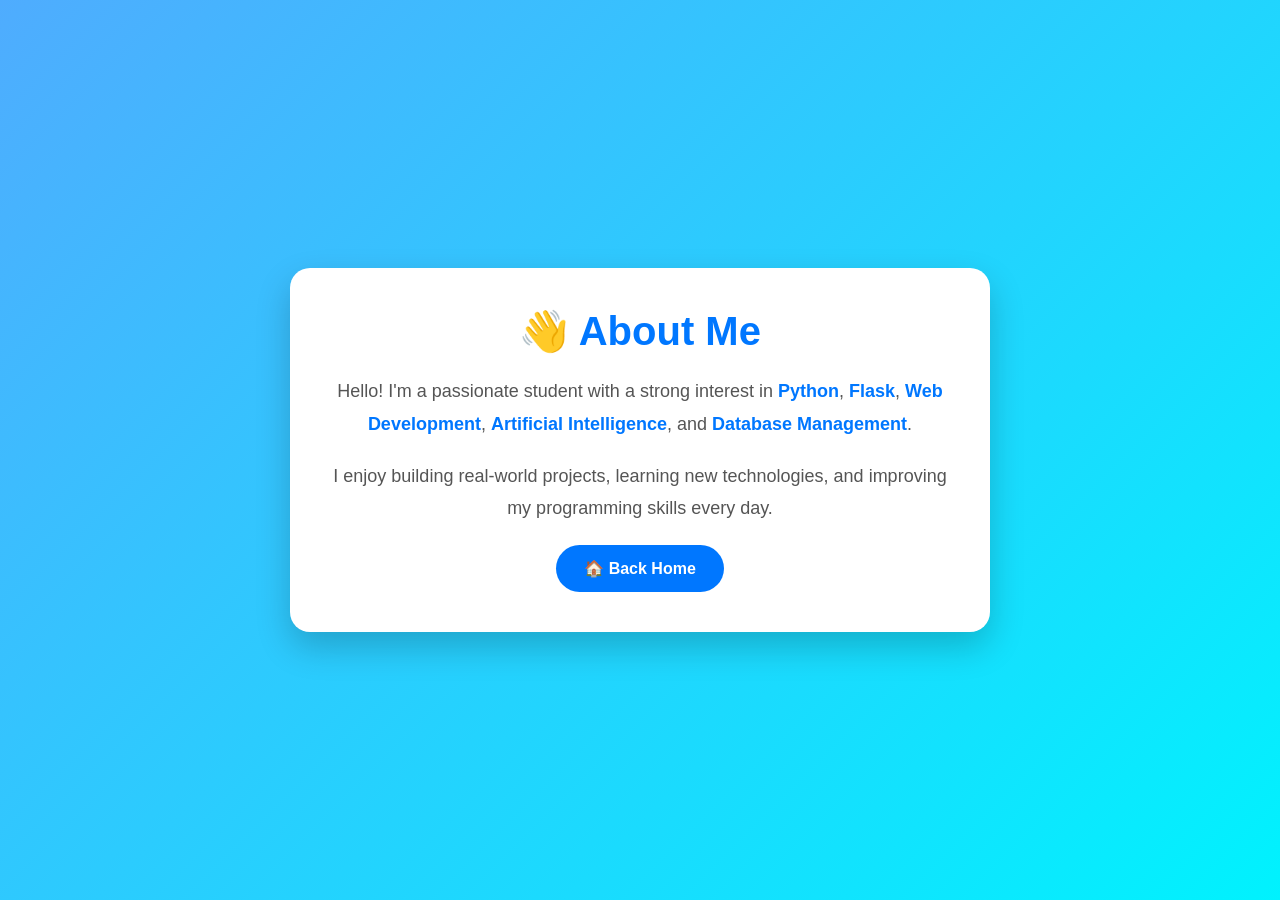
<file: templates/about.html>
<!DOCTYPE html>
<html lang="en">
<head>
    <meta charset="UTF-8">
    <meta name="viewport" content="width=device-width, initial-scale=1.0">
    <title>About Me</title>
    <style>/* Reset */
*{
    margin:0;
    padding:0;
    box-sizing:border-box;
    font-family:Arial, Helvetica, sans-serif;
}

/* Body */
body{
    min-height:100vh;
    display:flex;
    justify-content:center;
    align-items:center;
    background:linear-gradient(135deg,#4facfe,#00f2fe);
    padding:20px;
}

/* Container */
.container{
    width:100%;
    max-width:700px;
}

/* Card */
.about-card{
    background:#fff;
    padding:40px;
    border-radius:20px;
    text-align:center;
    box-shadow:0 15px 35px rgba(0,0,0,0.2);
    transition:.4s;
}

.about-card:hover{
    transform:translateY(-8px);
}

/* Heading */
.about-card h1{
    color:#0077ff;
    margin-bottom:20px;
    font-size:2.5rem;
}

/* Paragraph */
.about-card p{
    color:#555;
    line-height:1.8;
    font-size:18px;
    margin-bottom:20px;
}

/* Highlight */
.about-card span{
    color:#0077ff;
    font-weight:bold;
}

/* Button */
.btn{
    display:inline-block;
    text-decoration:none;
    background:#0077ff;
    color:white;
    padding:14px 28px;
    border-radius:30px;
    transition:.3s;
    font-weight:bold;
}

.btn:hover{
    background:#0056d6;
    transform:scale(1.05);
    box-shadow:0 8px 20px rgba(0,119,255,.4);
}

/* Mobile */
@media(max-width:768px){

    .about-card{
        padding:30px 20px;
    }

    .about-card h1{
        font-size:2rem;
    }

    .about-card p{
        font-size:16px;
    }

    .btn{
        width:100%;
        padding:15px;
    }

}</style>

</head>
<body>

<div class="container">
    <div class="about-card">
        <h1>👋 About Me</h1>

        <p>
            Hello! I'm a passionate student with a strong interest in
            <span>Python</span>,
            <span>Flask</span>,
            <span>Web Development</span>,
            <span>Artificial Intelligence</span>, and
            <span>Database Management</span>.
        </p>

        <p>
            I enjoy building real-world projects, learning new technologies,
            and improving my programming skills every day.
        </p>

        <a href="/" class="btn">🏠 Back Home</a>
    </div>
</div>

</body>
</html>
</file>
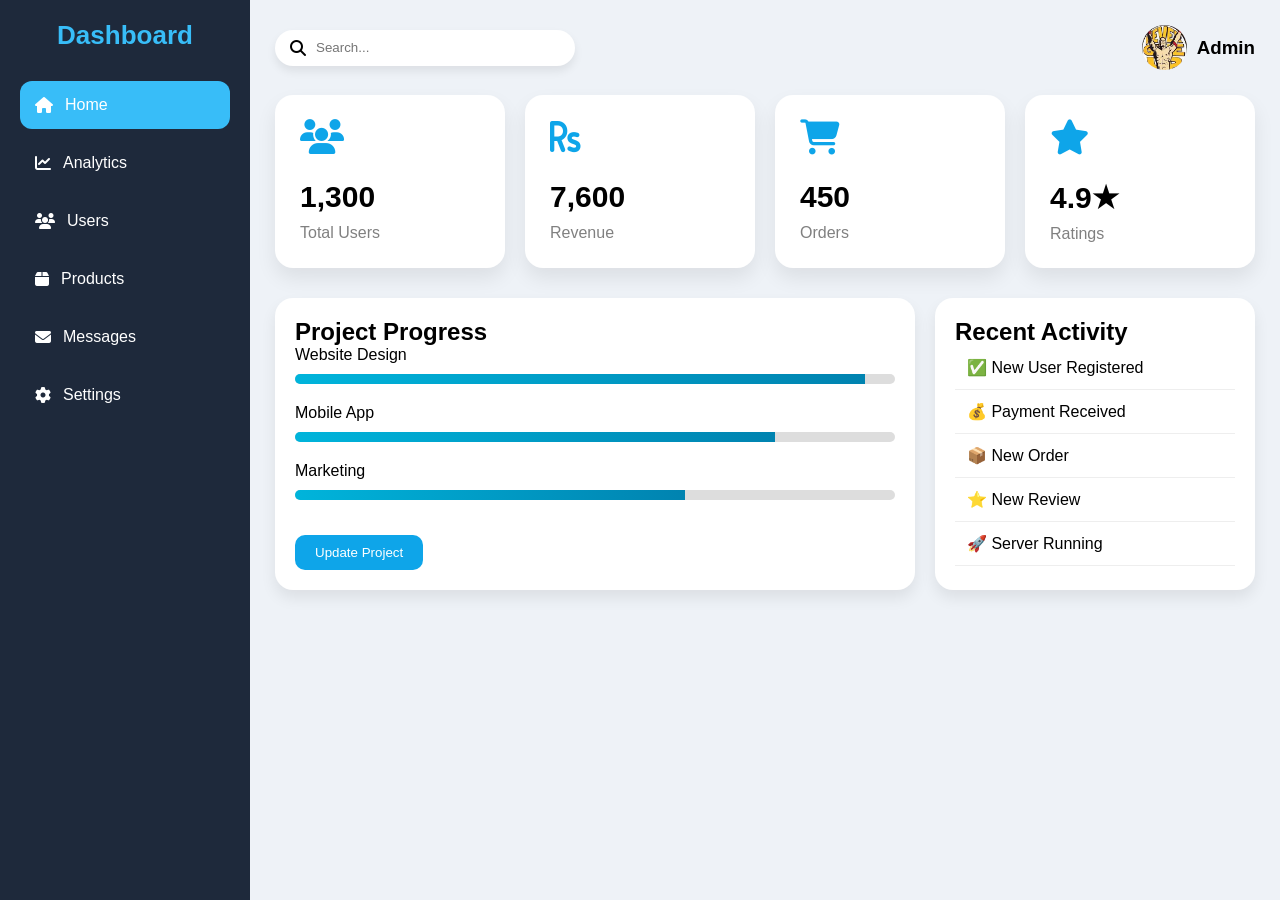
<file: templates/dashboard.html>
<!DOCTYPE html>
<html lang="en">
<head>
<meta charset="UTF-8">
<meta name="viewport" content="width=device-width, initial-scale=1.0">
<title>Dashboard</title>

<link rel="stylesheet" href="https://cdnjs.cloudflare.com/ajax/libs/font-awesome/6.5.2/css/all.min.css">

<style>

*{
margin:0;
padding:0;
box-sizing:border-box;
font-family:Segoe UI,sans-serif;
}

body{
background:#eef2f7;
}

.container{
display:flex;
min-height:100vh;
}

/* Sidebar */

.sidebar{
width:250px;
background:#1e293b;
color:white;
padding:20px;
transition:.4s;
}

.logo{
font-size:26px;
font-weight:bold;
text-align:center;
margin-bottom:30px;
color:#38bdf8;
}

.sidebar ul{
list-style:none;
}

.sidebar li{
padding:15px;
margin:10px 0;
border-radius:12px;
cursor:pointer;
transition:.3s;
display:flex;
align-items:center;
gap:12px;
}

.sidebar li:hover,
.sidebar .active{
background:#38bdf8;
}

.main{
flex:1;
padding:25px;
}

/* Header */

header{
display:flex;
justify-content:space-between;
align-items:center;
margin-bottom:25px;
}

#menu{
display:none;
font-size:24px;
cursor:pointer;
}

.search{
background:white;
padding:10px 15px;
border-radius:30px;
display:flex;
align-items:center;
width:300px;
box-shadow:0 5px 10px rgba(0,0,0,.08);
}

.search input{
border:none;
outline:none;
width:100%;
padding-left:10px;
}

.profile{
display:flex;
align-items:center;
gap:10px;
}

.profile img{
width:45px;
height:45px;
border-radius:50%;
}

/* Cards */

.cards{
display:grid;
grid-template-columns:repeat(auto-fit,minmax(220px,1fr));
gap:20px;
margin-bottom:30px;
}

.card{
background:white;
padding:25px;
border-radius:18px;
box-shadow:0 10px 20px rgba(0,0,0,.08);
transition:.3s;
cursor:pointer;
position:relative;
overflow:hidden;
}

.card:hover{
transform:translateY(-8px);
}

.card i{
font-size:35px;
margin-bottom:15px;
color:#0ea5e9;
}

.card h2{
margin:10px 0;
font-size:30px;
}

.card span{
color:gray;
}

/* Bottom */

.bottom{
display:grid;
grid-template-columns:2fr 1fr;
gap:20px;
}

.box{
background:white;
padding:20px;
border-radius:18px;
box-shadow:0 8px 15px rgba(0,0,0,.08);
}

.progress{
height:10px;
background:#ddd;
border-radius:30px;
overflow:hidden;
margin:10px 0 20px;
}

.bar{
height:100%;
background:linear-gradient(90deg,#00b4db,#0083b0);
width:0%;
transition:2s;
}

.activity li{
list-style:none;
padding:12px;
border-bottom:1px solid #eee;
}

button{
margin-top:15px;
padding:10px 20px;
border:none;
background:#0ea5e9;
color:white;
border-radius:10px;
cursor:pointer;
transition:.3s;
}

button:hover{
background:#0284c7;
}

/* Responsive */

@media(max-width:900px){

.bottom{
grid-template-columns:1fr;
}

}

@media(max-width:768px){

.sidebar{
position:fixed;
left:-260px;
height:100%;
z-index:10;
}

.sidebar.show{
left:0;
}

#menu{
display:block;
}

.search{
display:none;
}

}

</style>

</head>
<body>

<div class="container">

<div class="sidebar" id="sidebar">

<div class="logo">Dashboard</div>

<ul>

<li class="active"><i class="fa fa-home"></i> Home</li>

<li><i class="fa fa-chart-line"></i> Analytics</li>

<li><i class="fa fa-users"></i> Users</li>

<li><i class="fa fa-box"></i> Products</li>

<li><i class="fa fa-envelope"></i> Messages</li>

<li><i class="fa fa-gear"></i> Settings</li>

</ul>

</div>

<div class="main">

<header>

<i class="fa fa-bars" id="menu"></i>

<div class="search">
<i class="fa fa-search"></i>
<input type="text" placeholder="Search...">
</div>

<div class="profile">
<img src="[data-uri]">
<h3>Admin</h3>
</div>

</header>

<div class="cards">

<div class="card">
<i class="fa fa-users"></i>
<h2 id="users">0</h2>
<span>Total Users</span>
</div>

<div class="card">
<i class="fa fa-rupee-sign"></i>
<h2 id="sales">0</h2>
<span>Revenue</span>
</div>

<div class="card">
<i class="fa fa-cart-shopping"></i>
<h2 id="orders">0</h2>
<span>Orders</span>
</div>

<div class="card">
<i class="fa fa-star"></i>
<h2>4.9★</h2>
<span>Ratings</span>
</div>

</div>

<div class="bottom">

<div class="box">

<h2>Project Progress</h2>

Website Design

<div class="progress">
<div class="bar" style="--w:95%"></div>
</div>

Mobile App

<div class="progress">
<div class="bar" style="--w:80%"></div>
</div>

Marketing

<div class="progress">
<div class="bar" style="--w:65%"></div>
</div>

<button onclick="alert('Project Updated Successfully!')">
Update Project
</button>

</div>

<div class="box">

<h2>Recent Activity</h2>

<ul class="activity">

<li>✅ New User Registered</li>

<li>💰 Payment Received</li>

<li>📦 New Order</li>

<li>⭐ New Review</li>

<li>🚀 Server Running</li>

</ul>

</div>

</div>

</div>

</div>

<script>

// Sidebar

document.getElementById("menu").onclick=function(){
document.getElementById("sidebar").classList.toggle("show");
};

// Counter Animation

function counter(id,end){

let n=0;

let speed=end/100;

let x=setInterval(function(){

n+=Math.ceil(speed);

if(n>=end){
n=end;
clearInterval(x);
}

document.getElementById(id).innerHTML=n.toLocaleString();

},20);

}

counter("users",2540);
counter("sales",15200);
counter("orders",865);

// Progress Animation

setTimeout(()=>{

document.querySelectorAll(".bar").forEach(bar=>{

bar.style.width=bar.style.getPropertyValue("--w");

});

},300);

</script>

</body>
</html>
</file>
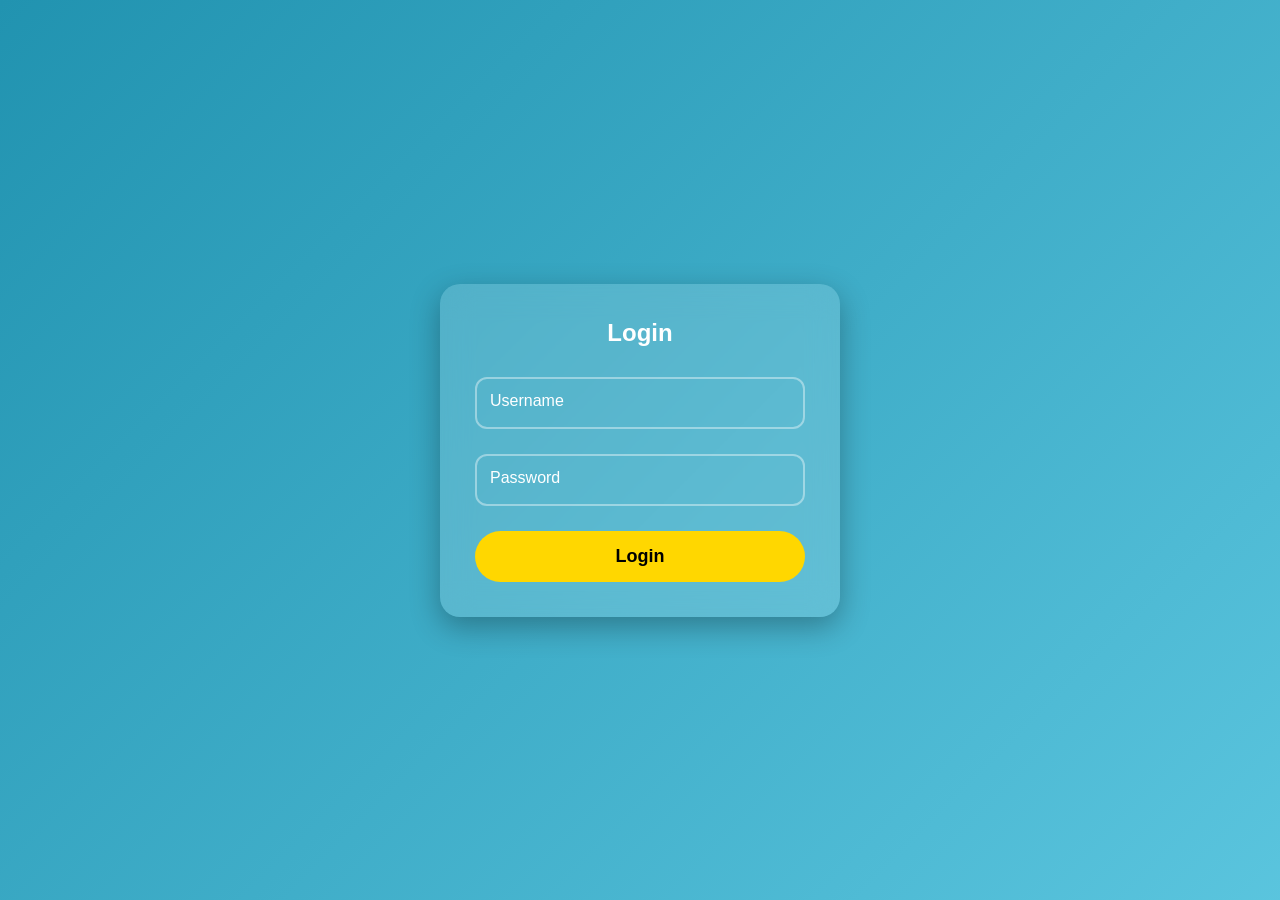
<file: templates/login.html>
<!DOCTYPE html>
<html lang="en">
<head>
    <meta charset="UTF-8">
    <meta name="viewport" content="width=device-width, initial-scale=1.0">
    <title>Login</title>
<style>    *{
    margin:0;
    padding:0;
    box-sizing:border-box;
    font-family:'Poppins',sans-serif;
}

body{
    display:flex;
    justify-content:center;
    align-items:center;
    min-height:100vh;
    background:linear-gradient(-45deg,#667eea,#764ba2,#6dd5ed,#2193b0);
    background-size:400% 400%;
    animation:bg 12s ease infinite;
}

@keyframes bg{
    0%{background-position:0% 50%;}
    50%{background-position:100% 50%;}
    100%{background-position:0% 50%;}
}

.container{
    width:90%;
    max-width:400px;
    padding:35px;
    background:rgba(255,255,255,.15);
    backdrop-filter:blur(15px);
    border-radius:20px;
    box-shadow:0 10px 30px rgba(0,0,0,.3);
}

.container h2{
    text-align:center;
    color:#fff;
    margin-bottom:30px;
}

.inputBox{
    position:relative;
    margin-bottom:25px;
}

.inputBox input{
    width:100%;
    padding:15px;
    border:2px solid rgba(255,255,255,.4);
    border-radius:12px;
    background:transparent;
    color:#fff;
    outline:none;
    font-size:16px;
}

.inputBox label{
    position:absolute;
    left:15px;
    top:15px;
    color:#fff;
    pointer-events:none;
    transition:.3s;
}

.inputBox input:focus,
.inputBox input:valid{
    border-color:#FFD700;
}

.inputBox input:focus~label,
.inputBox input:valid~label{
    top:-10px;
    left:12px;
    background:#FFD700;
    color:#000;
    padding:2px 8px;
    border-radius:20px;
    font-size:12px;
}

button{
    width:100%;
    padding:15px;
    border:none;
    border-radius:30px;
    background:#FFD700;
    color:#000;
    font-size:18px;
    font-weight:bold;
    cursor:pointer;
    transition:.3s;
}

button:hover{
    background:#fff;
    transform:translateY(-3px);
}</style>

</head>
<body>

<div class="container">

    <h2>Login</h2>

    <form method="POST">

        <div class="inputBox">
            <input type="text" name="username" required>
            <label>Username</label>
        </div>

        <div class="inputBox">
            <input type="password" name="password" required>
            <label>Password</label>
        </div>

        <button type="submit">Login</button>

    </form>

</div>

</body>
</html>
</file>
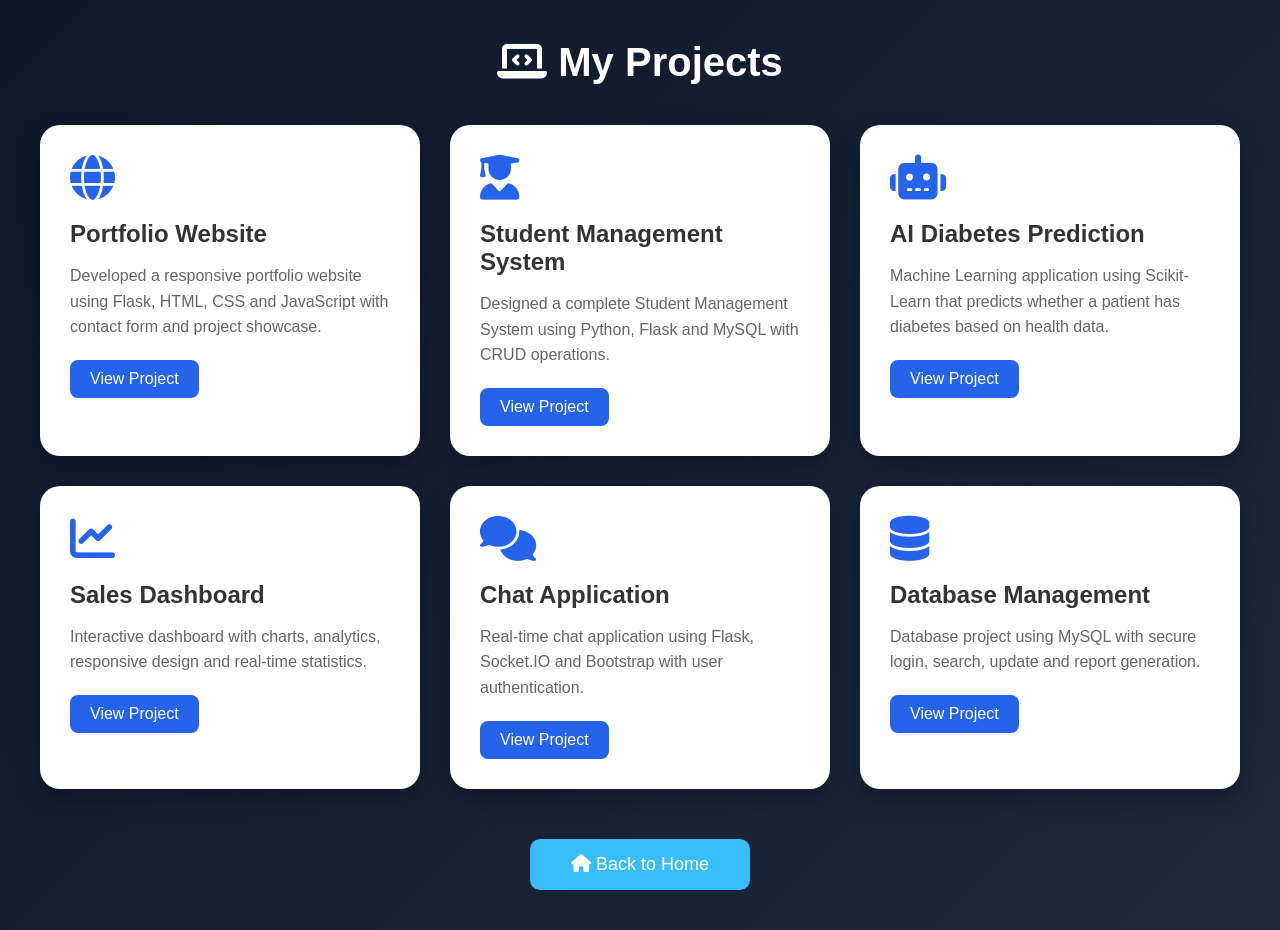
<file: templates/projects.html>
<!DOCTYPE html>
<html lang="en">
<head>
<meta charset="UTF-8">
<meta name="viewport" content="width=device-width, initial-scale=1.0">
<title>My Projects</title>

<link rel="stylesheet" href="https://cdnjs.cloudflare.com/ajax/libs/font-awesome/6.5.2/css/all.min.css">

<style>

*{
margin:0;
padding:0;
box-sizing:border-box;
font-family:Segoe UI,sans-serif;
}

body{
background:linear-gradient(135deg,#0f172a,#1e293b);
color:white;
padding:40px;
}

h1{
text-align:center;
margin-bottom:40px;
font-size:40px;
}

.projects{
display:grid;
grid-template-columns:repeat(auto-fit,minmax(300px,1fr));
gap:30px;
}

.card{
background:white;
color:#333;
padding:30px;
border-radius:20px;
box-shadow:0 10px 25px rgba(0,0,0,.3);
transition:.4s;
cursor:pointer;
position:relative;
overflow:hidden;
}

.card:hover{
transform:translateY(-12px) scale(1.03);
}

.card i{
font-size:45px;
color:#2563eb;
margin-bottom:20px;
}

.card h2{
margin-bottom:15px;
}

.card p{
line-height:1.6;
color:#666;
}

.btn{
display:inline-block;
margin-top:20px;
padding:10px 20px;
background:#2563eb;
color:white;
text-decoration:none;
border-radius:8px;
transition:.3s;
}

.btn:hover{
background:#1d4ed8;
}

.home{
display:block;
width:220px;
margin:50px auto 0;
text-align:center;
padding:15px;
background:#38bdf8;
color:white;
text-decoration:none;
border-radius:10px;
font-size:18px;
transition:.3s;
}

.home:hover{
background:#0ea5e9;
transform:scale(1.05);
}

@media(max-width:768px){

body{
padding:20px;
}

h1{
font-size:30px;
}

}

</style>

</head>
<body>

<h1><i class="fa-solid fa-laptop-code"></i> My Projects</h1>

<div class="projects">

<div class="card">

<i class="fa-solid fa-globe"></i>

<h2>Portfolio Website</h2>

<p>
Developed a responsive portfolio website using Flask,
HTML, CSS and JavaScript with contact form and project showcase.
</p>

<a href="#" class="btn">View Project</a>

</div>

<div class="card">

<i class="fa-solid fa-user-graduate"></i>

<h2>Student Management System</h2>

<p>
Designed a complete Student Management System using
Python, Flask and MySQL with CRUD operations.
</p>

<a href="#" class="btn">View Project</a>

</div>

<div class="card">

<i class="fa-solid fa-robot"></i>

<h2>AI Diabetes Prediction</h2>

<p>
Machine Learning application using Scikit-Learn that predicts
whether a patient has diabetes based on health data.
</p>

<a href="#" class="btn">View Project</a>

</div>

<div class="card">

<i class="fa-solid fa-chart-line"></i>

<h2>Sales Dashboard</h2>

<p>
Interactive dashboard with charts, analytics, responsive design
and real-time statistics.
</p>

<a href="#" class="btn">View Project</a>

</div>

<div class="card">

<i class="fa-solid fa-comments"></i>

<h2>Chat Application</h2>

<p>
Real-time chat application using Flask, Socket.IO and Bootstrap
with user authentication.
</p>

<a href="#" class="btn">View Project</a>

</div>

<div class="card">

<i class="fa-solid fa-database"></i>

<h2>Database Management</h2>

<p>
Database project using MySQL with secure login, search,
update and report generation.
</p>

<a href="#" class="btn">View Project</a>

</div>

</div>

<a href="/" class="home">
<i class="fa-solid fa-house"></i> Back to Home
</a>

</body>
</html>
</file>
